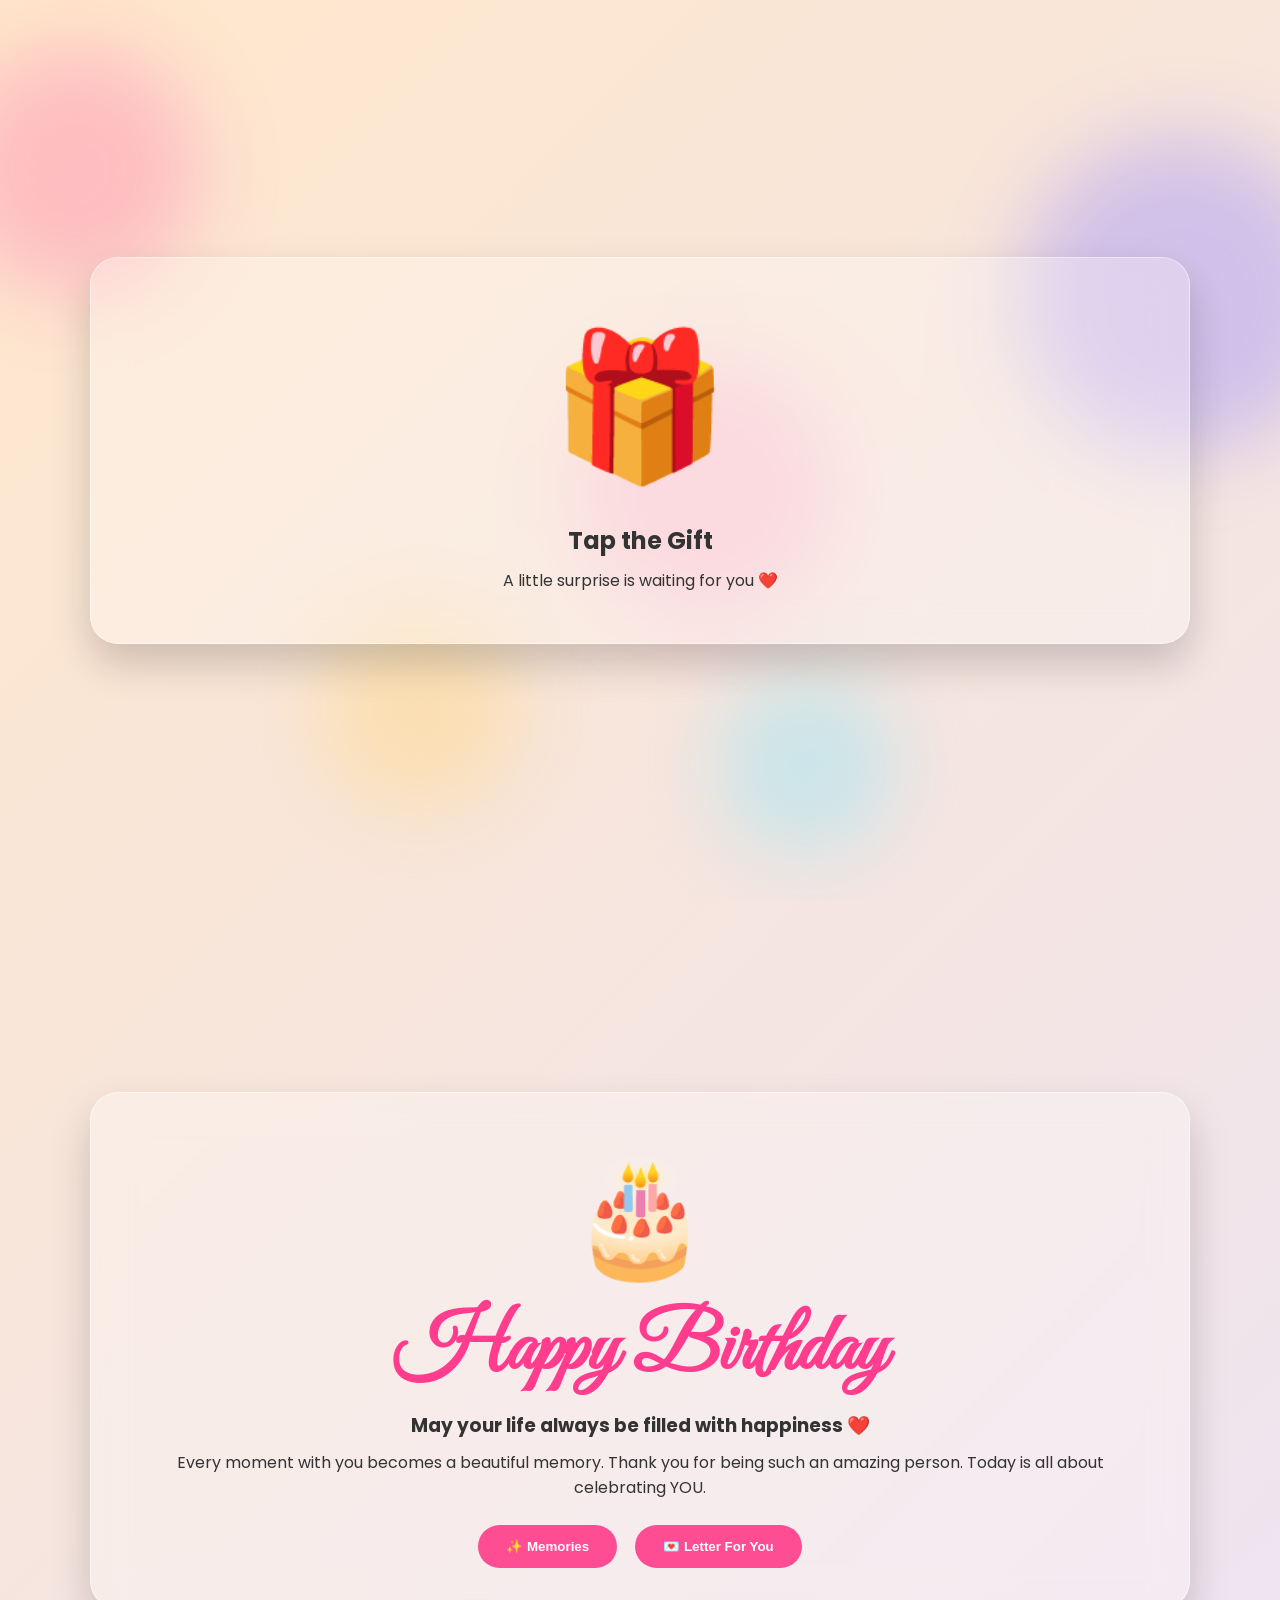
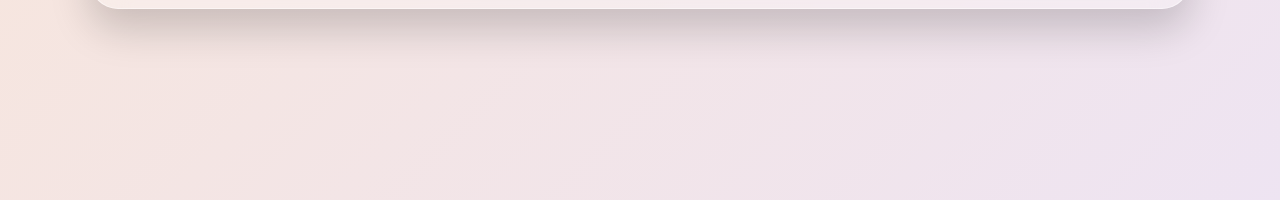
<file: index.html>
<!DOCTYPE html>
<html lang="en">
<head>

<meta charset="UTF-8">
<meta name="viewport" content="width=device-width,initial-scale=1">

<title>Happy Birthday ❤️</title>

<link rel="preconnect" href="https://fonts.googleapis.com">

<link href="https://fonts.googleapis.com/css2?family=Great+Vibes&family=Poppins:wght@300;400;500;600;700&display=swap" rel="stylesheet">

<link rel="stylesheet" href="style.css">

</head>

<body>

<!-- Animated Background -->

<div class="background">

<div class="circle c1"></div>

<div class="circle c2"></div>

<div class="circle c3"></div>

<div class="circle c4"></div>

<div class="circle c5"></div>

</div>

<!-- Floating Hearts -->

<div id="floating"></div>

<!-- Gift Page -->

<section id="giftPage" class="page active">

<div class="glass">

<div id="gift">

🎁

</div>

<h2>

Tap the Gift

</h2>

<p>

A little surprise is waiting for you ❤️

</p>

</div>

</section>

<!-- Home Page -->

<section id="homePage" class="page">

<div class="glass homeCard">

<div class="cake">

🎂

</div>

<h1>

Happy Birthday

</h1>

<h3>

May your life always be filled with happiness ❤️

</h3>

<p>

Every moment with you becomes a beautiful memory.

Thank you for being such an amazing person.

Today is all about celebrating YOU.

</p>

<div class="buttons">

<a href="memories.html">

<button>

✨ Memories

</button>

</a>

<a href="letter.html">

<button>

💌 Letter For You

</button>

</a>

</div>

</div>

</section>

<script src="script.js" defer></script>

</body>

</html>
</file>
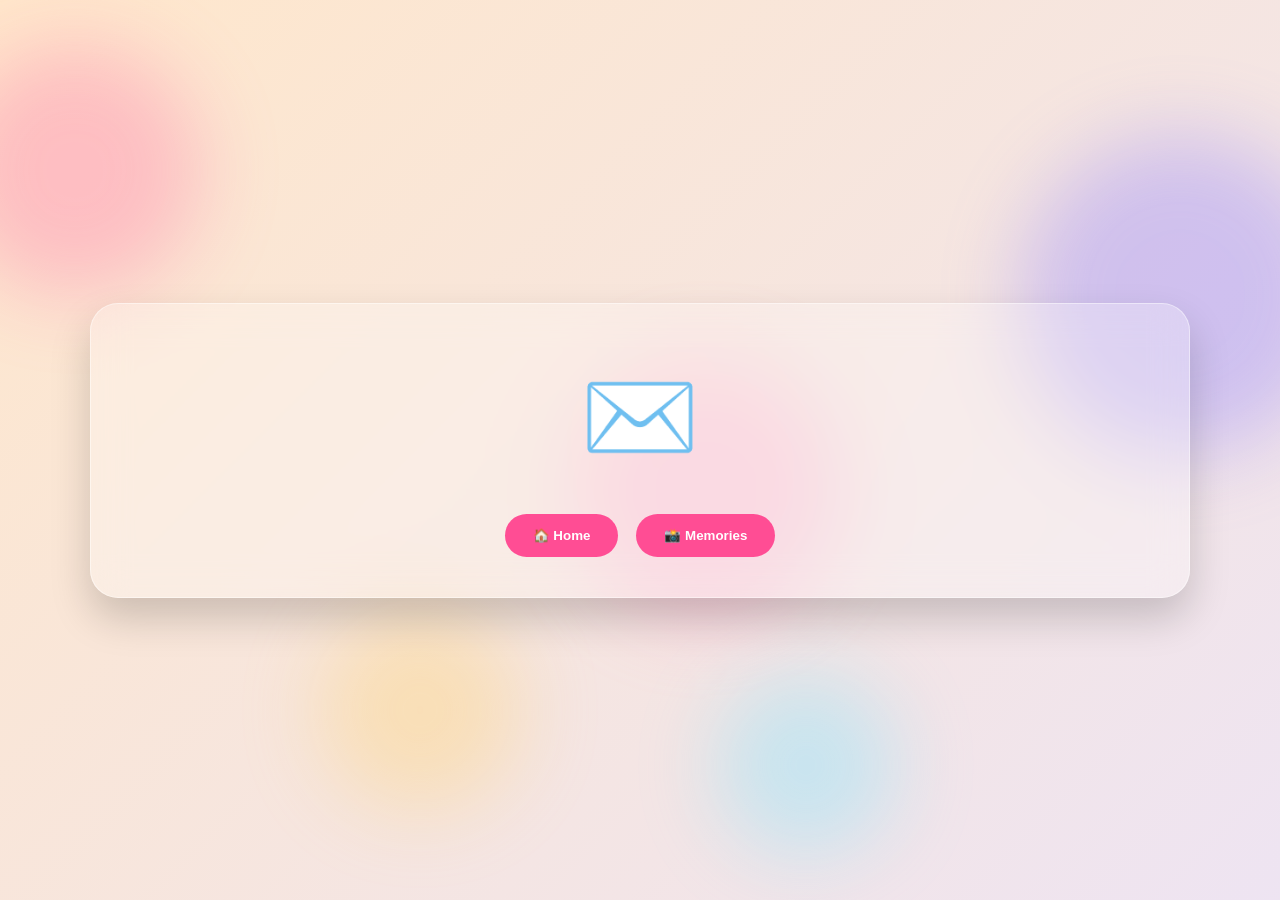
<file: letter.html>
<!DOCTYPE html>
<html lang="en">

<head>

<meta charset="UTF-8">

<meta name="viewport"
content="width=device-width, initial-scale=1.0">

<title>Letter For You ❤️</title>

<link rel="preconnect"
href="https://fonts.googleapis.com">

<link href="https://fonts.googleapis.com/css2?family=Great+Vibes&family=Poppins:wght@300;400;500;600&display=swap"
rel="stylesheet">

<link rel="stylesheet"
href="style.css">

</head>

<body>

<!-- Animated Background -->

<div class="background">

<div class="circle c1"></div>

<div class="circle c2"></div>

<div class="circle c3"></div>

<div class="circle c4"></div>

<div class="circle c5"></div>

</div>

<!-- Floating Hearts -->

<div id="floating"></div>

<section class="page active">

<div class="glass letterContainer">

<!-- Envelope -->

<div id="envelope">

✉️

</div>

<!-- Paper -->

<div id="paper">

<h1 class="letterTitle">

My Dearest ❤️

</h1>

<p id="letterText">

Happy Birthday ❤️

Today is your special day, and I just wanted to remind you how truly wonderful you are.

Every smile you share makes the world a little brighter, and every memory we've created together is something I'll always cherish.

Thank you for being such an amazing person. I hope this year brings you happiness, success, peace, good health, and endless reasons to smile.

No matter where life takes us, I'll always be grateful for every moment we've shared.

May all your dreams come true, and may this birthday be the beginning of your best year yet.

Happy Birthday once again!

❤️❤️❤️

</p>

</div>

<div class="buttons">

<a href="index.html">

<button>

🏠 Home

</button>

</a>

<a href="memories.html">

<button>

📸 Memories

</button>

</a>

</div>

</div>

</section>

<script src="script.js"></script>

</body>

</html>
</file>
<file: style.css>
/* =========================
   Premium Birthday Theme
   ========================= */

@import url('https://fonts.googleapis.com/css2?family=Great+Vibes&family=Poppins:wght@300;400;500;600;700&display=swap');

*{
  margin:0;
  padding:0;
  box-sizing:border-box;
}

html{
  scroll-behavior:smooth;
}

body{
  font-family:'Poppins',sans-serif;
  color:#333;
  min-height:100vh;
  overflow-x:hidden;
  background:linear-gradient(-45deg,#ffd6e7,#fff6fb,#e8e3ff,#ffe7cb);
  background-size:400% 400%;
  animation:bgMove 16s ease infinite;
}

@keyframes bgMove{
  0%{background-position:0% 50%}
  50%{background-position:100% 50%}
  100%{background-position:0% 50%}
}

.background{
  position:fixed;
  inset:0;
  overflow:hidden;
  z-index:-2;
}

.circle{
  position:absolute;
  border-radius:50%;
  filter:blur(40px);
  opacity:.35;
  animation:float 18s ease-in-out infinite alternate;
}

.c1{width:250px;height:250px;background:#ff73a9;left:-50px;top:5%;}
.c2{width:320px;height:320px;background:#8c7dff;right:-60px;top:15%;}
.c3{width:200px;height:200px;background:#ffd36d;left:25%;bottom:10%;}
.c4{width:180px;height:180px;background:#79e5ff;right:30%;bottom:5%;}
.c5{width:260px;height:260px;background:#ff9cc9;left:45%;top:40%;}

@keyframes float{
  from{transform:translateY(0) translateX(0);}
  to{transform:translateY(-35px) translateX(20px);}
}

.page{
  min-height:100vh;
  display:flex;
  justify-content:center;
  align-items:center;
  padding:30px;
}

.glass{
  width:min(1100px,95%);
  background:rgba(255,255,255,.28);
  backdrop-filter:blur(18px);
  border:1px solid rgba(255,255,255,.45);
  border-radius:28px;
  box-shadow:0 20px 40px rgba(0,0,0,.18);
  padding:40px;
  text-align:center;
}

h1{
  font-family:'Great Vibes',cursive;
  font-size:5rem;
  color:#ff3c8d;
  margin-bottom:10px;
}

h2,h3,p{
  margin:10px 0;
}

#gift{
  font-size:9rem;
  cursor:pointer;
  animation:bounce 2s infinite;
}

@keyframes bounce{
  0%,100%{transform:translateY(0)}
  50%{transform:translateY(-15px) scale(1.05)}
}

.cake{
  font-size:7rem;
  animation:bounce 2.2s infinite;
}

.buttons{
  display:flex;
  justify-content:center;
  gap:18px;
  flex-wrap:wrap;
  margin-top:25px;
}

button{
  border:none;
  padding:14px 28px;
  border-radius:999px;
  background:#ff4d94;
  color:#fff;
  font-weight:600;
  cursor:pointer;
  transition:.3s;
}

button:hover{
  transform:translateY(-4px) scale(1.05);
  box-shadow:0 10px 24px rgba(255,77,148,.4);
}

.memoryLayout{
  display:grid;
  grid-template-columns:1fr 320px 1fr;
  gap:22px;
  align-items:center;
  margin:30px 0;
}

.videoColumn{
  display:grid;
  gap:14px;
}

.videoColumn video{
  width:100%;
  border-radius:16px;
  box-shadow:0 8px 20px rgba(0,0,0,.18);
}

.photoBox img{
  width:100%;
  aspect-ratio:9/16;
  object-fit:cover;
  border-radius:22px;
  border:5px solid white;
  box-shadow:0 0 30px rgba(255,255,255,.8);
  transition:.4s;
}

.photoBox img:hover{
  transform:scale(1.03);
}

#envelope{
  font-size:6rem;
  cursor:pointer;
}

#paper{
  display:none;
  max-width:750px;
  margin:20px auto 0;
  background:#fffdf7;
  border-radius:18px;
  padding:35px;
  box-shadow:0 12px 25px rgba(0,0,0,.2);
  transform-origin:top;
}

.letterTitle{
  font-family:'Great Vibes',cursive;
  font-size:3.5rem;
  color:#ff3c8d;
}

#letterText{
  line-height:1.9;
  white-space:pre-wrap;
}

@media(max-width:900px){
  .memoryLayout{
    grid-template-columns:1fr;
  }
  .photoBox{
    order:-1;
    max-width:320px;
    margin:auto;
  }
  h1{
    font-size:3.5rem;
  }
}
</file>
